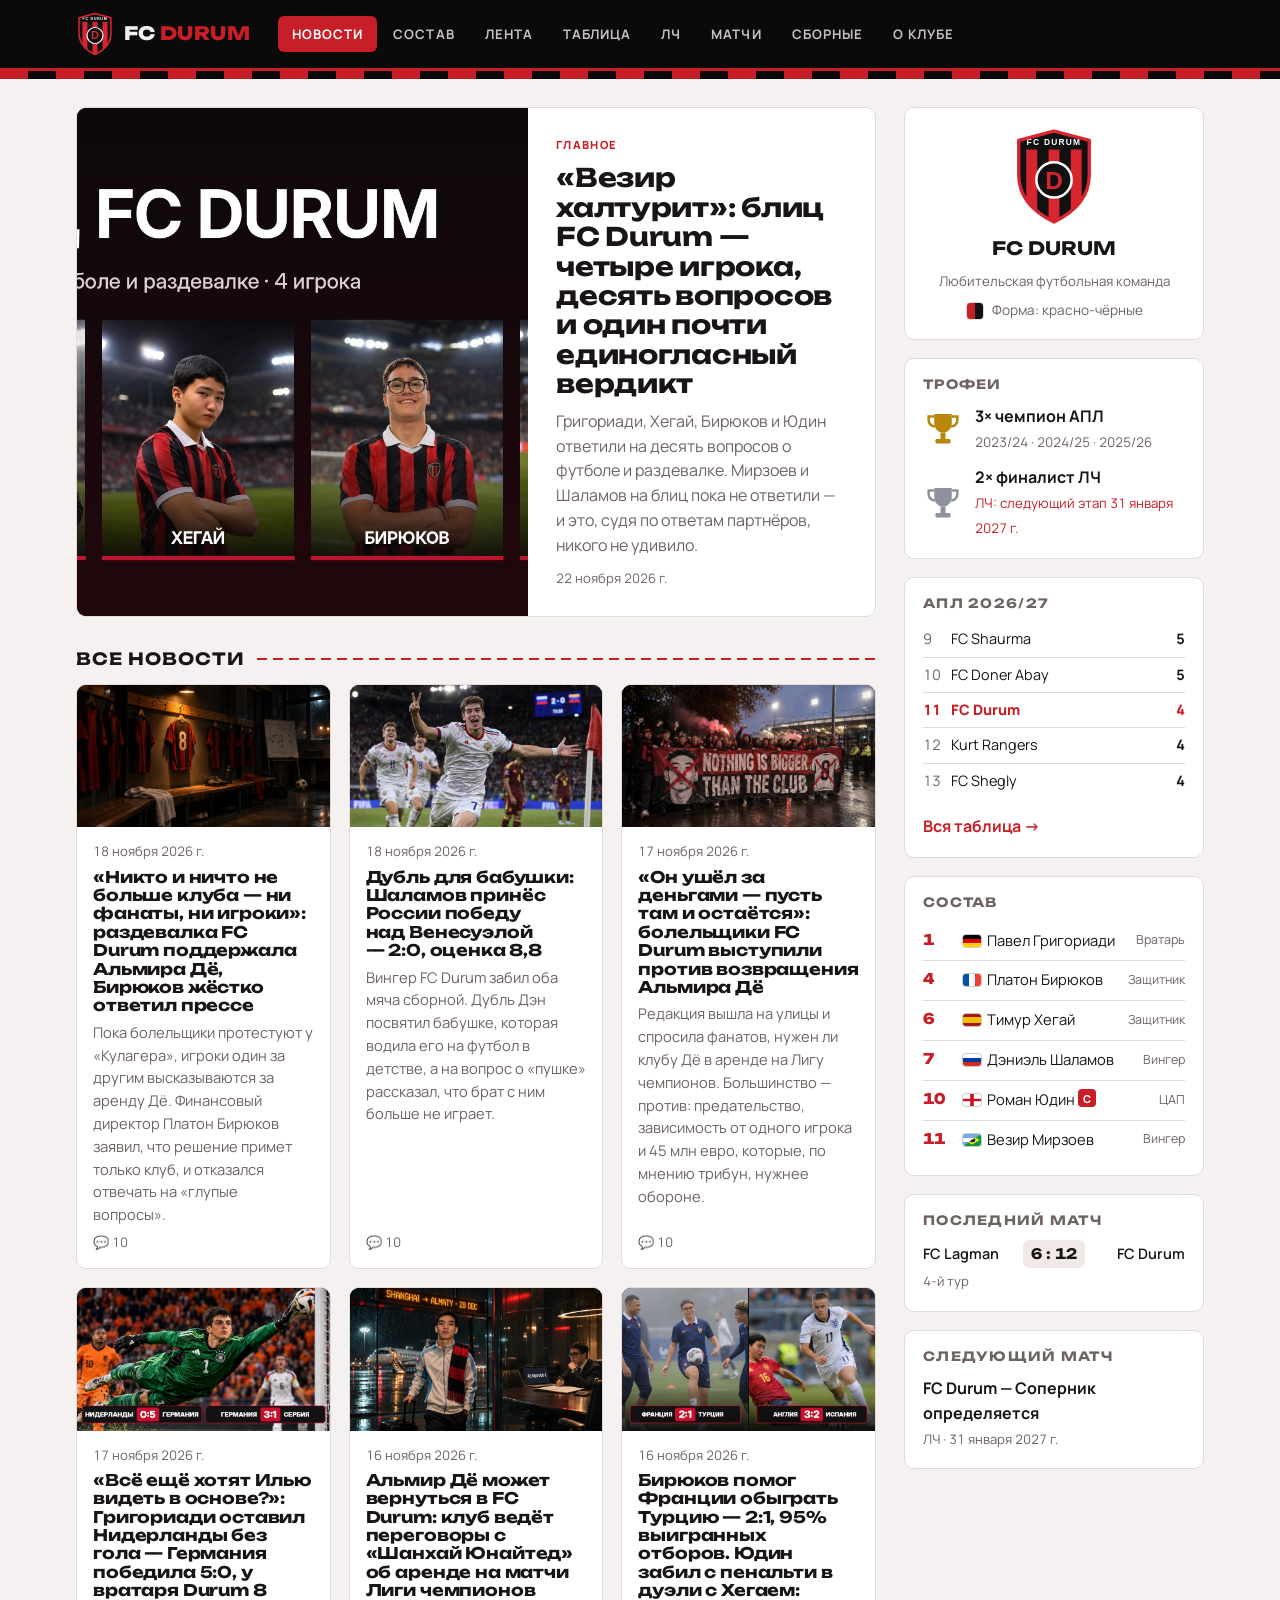
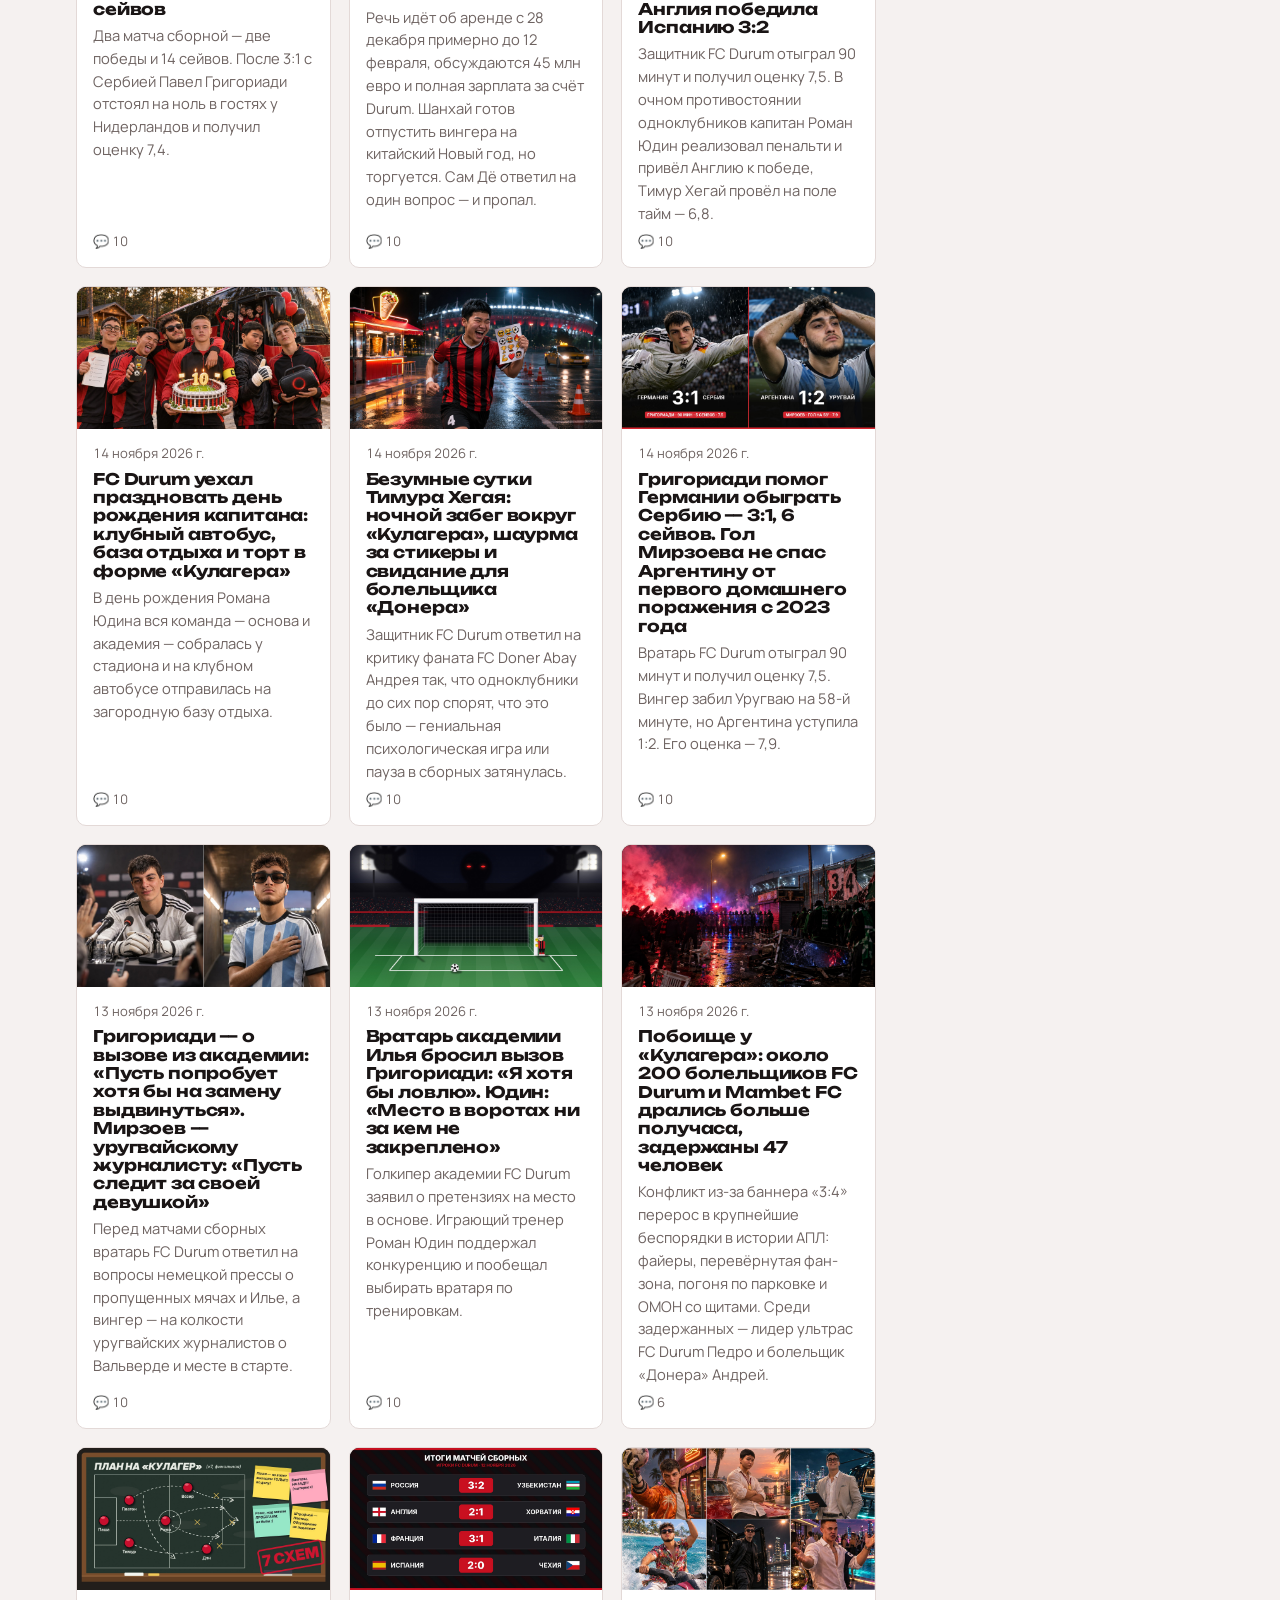
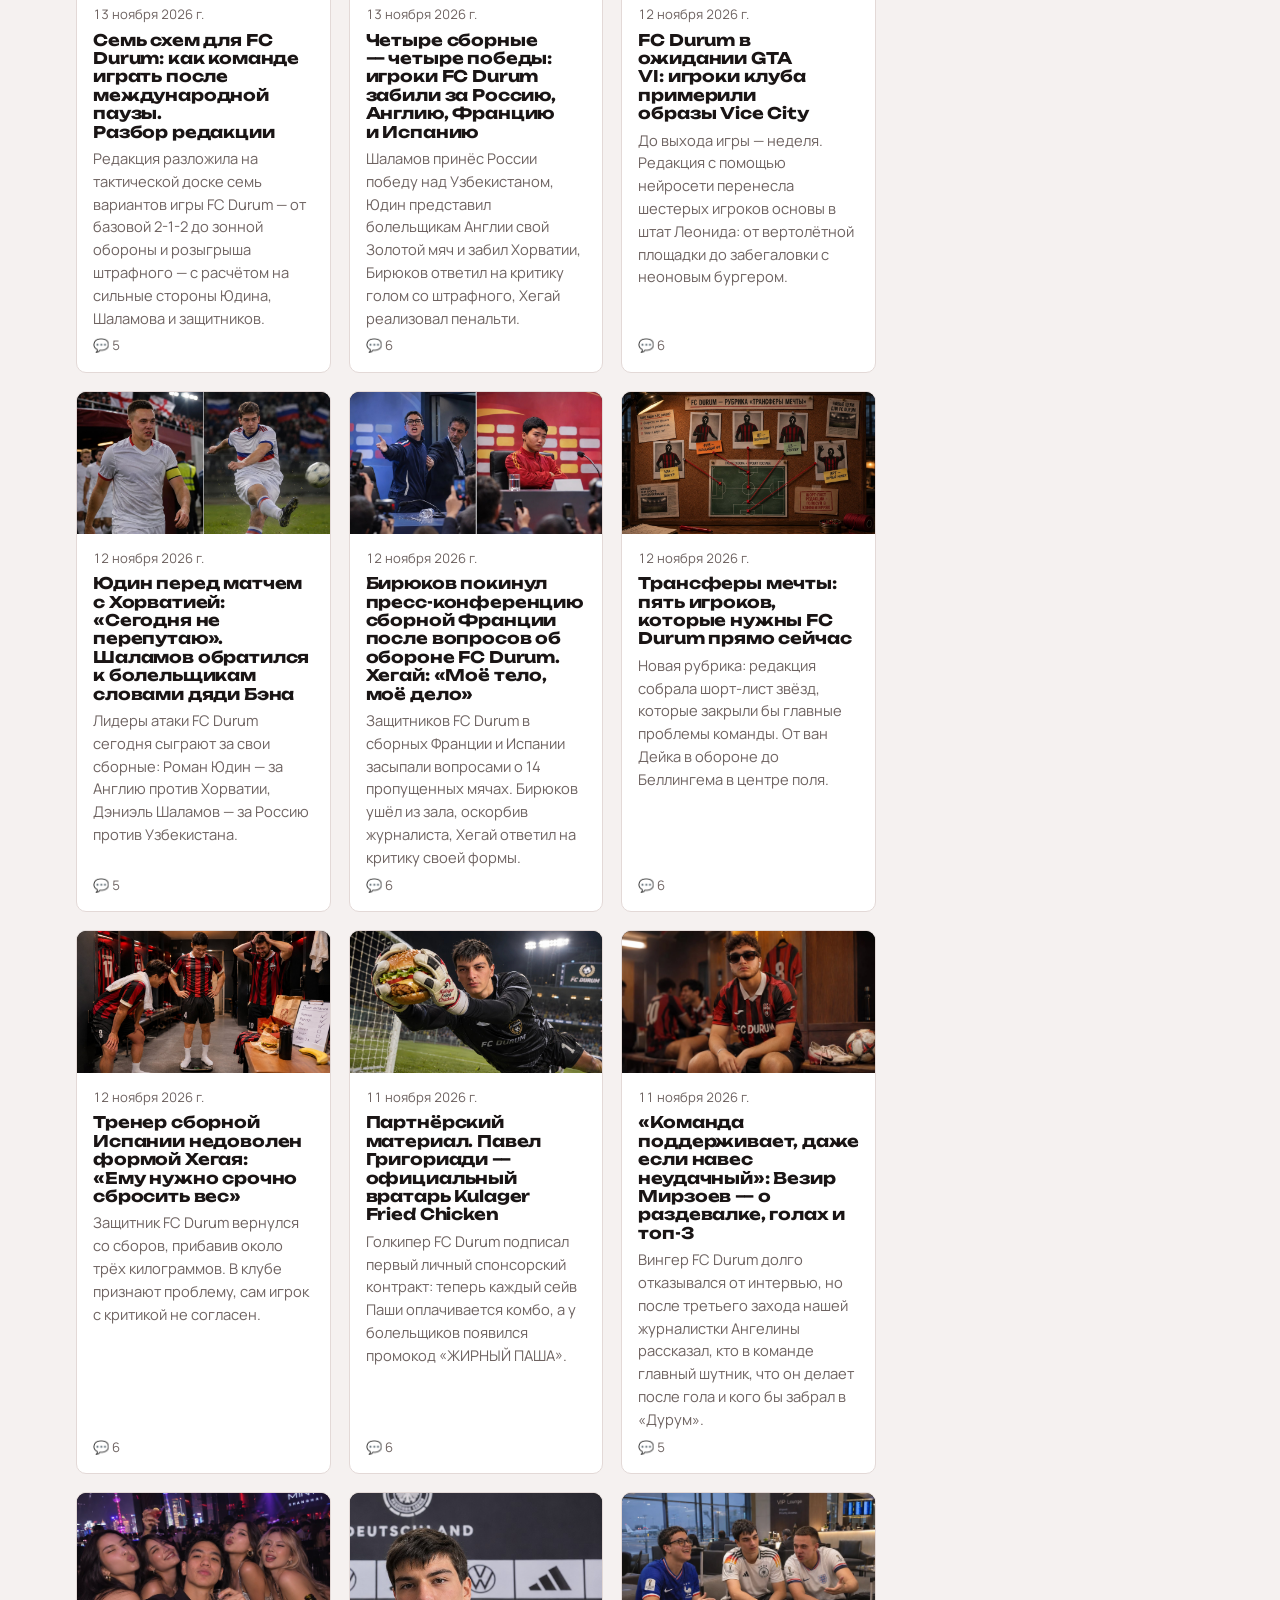
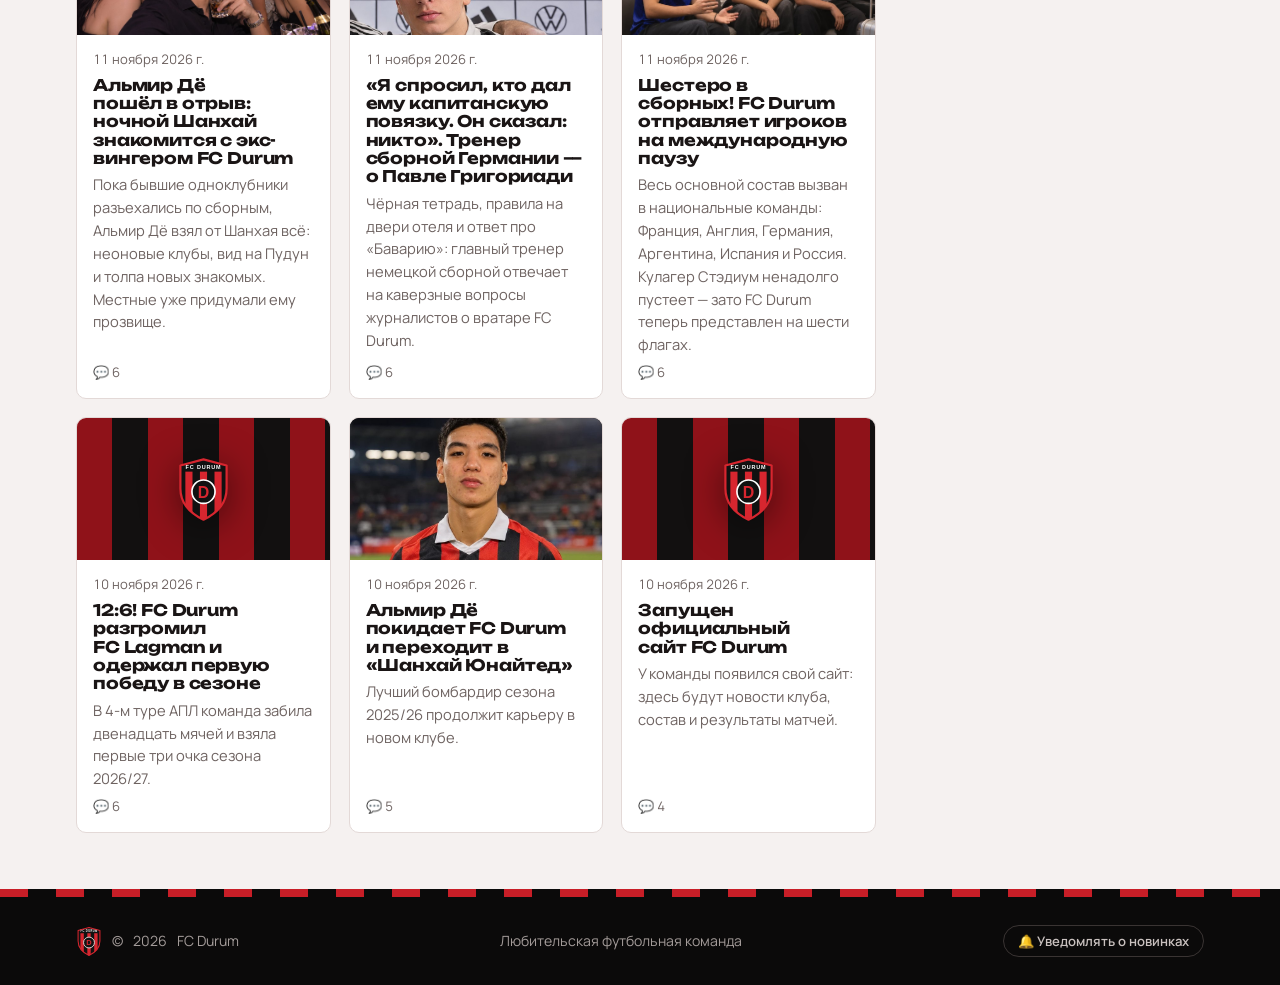
<file: index.html>
<!doctype html>
<html lang="ru">
<head>
  <meta charset="utf-8">
  <meta name="viewport" content="width=device-width, initial-scale=1, viewport-fit=cover">
  <title>FC Durum</title>
  <meta name="claude:viewport-fit-sides" content="cover">
  <meta name="description" content="Официальный сайт любительской футбольной команды FC Durum: новости, состав, матчи.">
  <link rel="icon" href="images/emblem.svg" type="image/svg+xml">
  <link rel="manifest" href="manifest.webmanifest">
  <meta name="theme-color" content="#0b0a0a">
  <link rel="apple-touch-icon" href="images/icon-192.png">
  <link rel="preconnect" href="https://fonts.googleapis.com">
  <link rel="preconnect" href="https://fonts.gstatic.com" crossorigin>
  <link rel="stylesheet" href="https://fonts.googleapis.com/css2?family=Manrope:wght@400;600;700;800&family=Unbounded:wght@600;800&display=swap">
  <link rel="stylesheet" href="css/style.css?v=202611281018">
</head>
<body>
  <header class="header">
    <div class="container header__row">
      <a href="#news" class="logo"><img src="images/emblem.svg" alt=""><b>FC <span>Durum</span></b></a>
      <nav class="nav" id="nav"></nav>
      <button class="menu-btn" id="menu-btn" aria-label="Меню">☰</button>
    </div>
  </header>
  <div class="stripes"></div>

  <main class="container layout">
    <div id="view"></div>
    <aside id="sidebar"></aside>
  </main>

  <div class="stripes"></div>
  <footer class="footer">
    <div class="container footer__row">
      <div class="footer__brand"><img src="images/emblem.svg" alt=""> © <span id="year"></span> FC Durum</div>
      <div>Любительская футбольная команда</div>
    </div>
  </footer>

  <script src="js/data.js?v=202611281018"></script>
  <script src="js/comments.js?v=202611281018"></script>
  <script src="js/posts.js?v=202611281018"></script>
  <script src="js/firebase-config.js?v=202611281018"></script>
  <script src="js/live-comments.js?v=202611281018"></script>
  <script src="js/main.js?v=202611281018"></script>
  <script src="js/push.js?v=202611281018"></script>
</body>
</html>
</file>
<file: css/style.css>
/* FC Durum — красно-чёрная клубная айдентика.
   Раскладка: тёмная шапка-«табло», лента новостей + боковая колонка, карточки игроков как футболки с номерами. */
:root {
  --bg: #0e0d0d;
  --surface: #181616;
  --surface-2: #221f1f;
  --text: #f3efee;
  --muted: #a39b99;
  --border: #2e2a29;
  --red: #d7262f;
  --red-deep: #8f1219;
  --gold: #e0b341;
  --win: #2f9e57;
  --silver: #b9bec7;
  --ink: #0b0a0a;          /* шапка и подвал — всегда тёмные */
  --on-ink: #f3efee;
  --font-display: "Unbounded", "Arial Black", Arial, sans-serif;
  --font-body: "Manrope", system-ui, -apple-system, "Segoe UI", Roboto, sans-serif;
  --radius: 10px;
  --max: 1160px;
  color-scheme: dark;
}
@media (prefers-color-scheme: light) {
  :root:not([data-theme="dark"]) {
    --bg: #f5f1f0; --surface: #ffffff; --surface-2: #f0e9e8; --text: #1a1515;
    --muted: #6e6361; --border: #e3d9d7; --red: #c81e27; --red-deep: #8f1219; --gold: #b8860b; --silver: #8d939c; color-scheme: light;
  }
}
:root[data-theme="light"] {
  --bg: #f5f1f0; --surface: #ffffff; --surface-2: #f0e9e8; --text: #1a1515;
  --muted: #6e6361; --border: #e3d9d7; --red: #c81e27; --red-deep: #8f1219; --gold: #b8860b; --silver: #8d939c; color-scheme: light;
}

* { box-sizing: border-box; }
body { margin: 0; font-family: var(--font-body); font-size: 16px; background: var(--bg); color: var(--text); line-height: 1.55; }
a { color: inherit; text-decoration: none; }
a:hover { color: var(--red); }
a:focus-visible, button:focus-visible, input:focus-visible { outline: 2px solid var(--red); outline-offset: 2px; }
img { max-width: 100%; display: block; }
h1, h2, h3 { font-family: var(--font-display); text-wrap: balance; line-height: 1.15; letter-spacing: -.01em; }
.container { max-width: var(--max); margin: 0 auto; padding-left: max(16px, env(safe-area-inset-left, 0px)); padding-right: max(16px, env(safe-area-inset-right, 0px)); }

/* Header */
body::before { content: ""; position: fixed; inset: 0 0 auto; height: env(safe-area-inset-top, 0px); z-index: 20; background: var(--ink); }
.header { background: var(--ink); color: var(--on-ink); position: sticky; top: env(safe-area-inset-top, 0px); z-index: 10; border-bottom: 3px solid var(--red); }
.header__row { display: flex; align-items: center; gap: 28px; height: 68px; }
.logo { display: flex; align-items: center; gap: 10px; flex-shrink: 0; }
.logo img { width: 38px; height: 46px; }
.logo b { font-family: var(--font-display); font-weight: 800; font-size: 1.15rem; letter-spacing: .02em; text-transform: uppercase; }
.logo b span { color: var(--red); }
.logo:hover { color: var(--on-ink); }
.nav { display: flex; gap: 2px; flex: 1; }
.nav a { padding: 8px 14px; font-weight: 700; font-size: .82rem; text-transform: uppercase; letter-spacing: .08em; color: #c9c1bf; border-radius: 6px; }
.nav a:hover { color: #fff; background: rgba(255,255,255,.06); }
.nav a.active { color: #fff; background: var(--red); }
.menu-btn { display: none; background: none; border: 0; color: var(--on-ink); font-size: 1.6rem; cursor: pointer; margin-left: auto; }

/* Stripes band — фирменные вертикальные полосы */
.stripes { height: 8px; background: repeating-linear-gradient(90deg, var(--red) 0 28px, var(--ink) 28px 56px); }

/* Layout */
.layout { display: grid; grid-template-columns: minmax(0, 1fr) 300px; gap: 28px; padding-block: 28px 56px; }
.layout > * { min-width: 0; }
.section-title { font-size: 1.05rem; text-transform: uppercase; letter-spacing: .06em; margin: 32px 0 16px; display: flex; align-items: center; gap: 12px; }
.section-title::after { content: ""; flex: 1; height: 2px; background: repeating-linear-gradient(90deg, var(--red) 0 10px, transparent 10px 16px); }
.page-title { font-size: clamp(1.6rem, 4vw, 2.4rem); margin: 0 0 6px; text-transform: uppercase; }
.page-sub { color: var(--muted); margin: 0 0 24px; }

/* Covers */
.cover { position: relative; max-width: 100%; aspect-ratio: 16/9; overflow: hidden; background: var(--ink); }
.cover img.photo { width: 100%; height: 100%; object-fit: cover; }
.cover--brand { background: repeating-linear-gradient(90deg, var(--red-deep) 0 14%, #121010 14% 28%); display: grid; place-items: center; }
.cover--brand img { width: 22%; max-width: 120px; filter: drop-shadow(0 6px 18px rgba(0,0,0,.5)); }

/* Hero */
.hero { display: grid; grid-template-columns: 1.3fr 1fr; background: var(--surface); border: 1px solid var(--border); border-radius: var(--radius); overflow: hidden; }
.hero .cover { aspect-ratio: auto; min-height: 280px; height: 100%; }
.hero__text { padding: 28px; display: flex; flex-direction: column; gap: 10px; justify-content: center; }
.hero h1 { margin: 0; font-size: clamp(1.25rem, 2vw, 1.6rem); }
.hero p { margin: 0; color: var(--muted); }
.hero:hover h1 { color: var(--red); }
.hero:hover { color: inherit; }

/* News cards */
.grid { display: grid; grid-template-columns: repeat(auto-fill, minmax(240px, 1fr)); gap: 18px; }
.card { background: var(--surface); border: 1px solid var(--border); border-radius: var(--radius); overflow: hidden; display: flex; flex-direction: column; transition: transform .15s, border-color .15s; }
.card:hover { transform: translateY(-3px); border-color: var(--red); }
.card__body { padding: 14px 16px 16px; display: flex; flex-direction: column; gap: 6px; flex: 1; }
.card h3 { margin: 0; font-size: 1rem; }
.card p { margin: 0; color: var(--muted); font-size: .92rem; flex: 1; }
.label { font-size: .7rem; font-weight: 800; text-transform: uppercase; letter-spacing: .12em; color: var(--red); }
time, .meta { color: var(--muted); font-size: .82rem; font-variant-numeric: tabular-nums; }
.empty { background: var(--surface); border: 1px dashed var(--border); border-radius: var(--radius); padding: 28px; color: var(--muted); text-align: center; }

/* Players */
.squad { display: grid; grid-template-columns: repeat(auto-fill, minmax(170px, 1fr)); gap: 18px; }
.player { background: var(--surface); border: 1px solid var(--border); border-radius: var(--radius); overflow: hidden; transition: transform .15s, border-color .15s; }
.player:hover { transform: translateY(-3px); border-color: var(--red); color: inherit; }
.player__pic { aspect-ratio: 4/5; max-width: 100%; position: relative; background: linear-gradient(180deg, var(--surface-2), var(--ink)); overflow: hidden; }
.player__pic img { width: 100%; height: 100%; object-fit: cover; }
.player__pic .jersey { position: absolute; inset: 0; display: grid; place-items: center; }
.player__pic .jersey svg { width: 70%; }
.player__num { position: absolute; top: 10px; left: 12px; font-family: var(--font-display); font-weight: 800; font-size: 1.6rem; color: #fff; text-shadow: 0 2px 8px rgba(0,0,0,.6); font-variant-numeric: tabular-nums; }
.player__info { padding: 12px 14px 14px; display: grid; gap: 2px; }
.player__info b { font-family: var(--font-display); font-size: .95rem; }
.player__info span { color: var(--muted); font-size: .85rem; }

.profile { display: grid; grid-template-columns: 280px minmax(0, 1fr); gap: 28px; background: var(--surface); border: 1px solid var(--border); border-radius: var(--radius); overflow: hidden; }
.profile { align-items: start; }
.profile .player__pic { aspect-ratio: 4/5; }
.profile__body { padding: 28px 28px 28px 0; }
.profile__body h1 { margin: 6px 0 16px; font-size: clamp(1.5rem, 3vw, 2.2rem); }
.facts { display: grid; grid-template-columns: repeat(auto-fit, minmax(120px, 1fr)); gap: 10px; margin: 0 0 20px; }
.facts div { background: var(--surface-2); border-radius: 8px; padding: 10px 12px; }
.facts dt { font-size: .7rem; text-transform: uppercase; letter-spacing: .1em; color: var(--muted); }
.facts dd { margin: 2px 0 0; font-weight: 700; font-variant-numeric: tabular-nums; }

/* Matches */
.matches { display: grid; gap: 10px; }
.match { display: grid; grid-template-columns: 110px minmax(0, 1fr) auto minmax(0, 1fr); align-items: center; gap: 14px; background: var(--surface); border: 1px solid var(--border); border-left: 4px solid var(--border); border-radius: var(--radius); padding: 14px 18px; }
.match--win { border-left-color: var(--win); }
.match--loss { border-left-color: var(--red); }
.match--draw { border-left-color: var(--muted); }
.match--upcoming { border-left-color: #c9a227; }
.match .team:last-child { text-align: right; }
.match .team { font-weight: 700; }
.match .res { font-family: var(--font-display); font-weight: 800; font-size: 1.2rem; font-variant-numeric: tabular-nums; background: var(--surface-2); padding: 4px 12px; border-radius: 6px; }

/* Article */
.article { background: var(--surface); border: 1px solid var(--border); border-radius: var(--radius); overflow: hidden; }
.article__head { padding: 28px 28px 20px; }
.article h1 { font-size: clamp(1.5rem, 3.4vw, 2.3rem); margin: 8px 0 10px; }
.article__body { padding: 20px 28px 28px; max-width: 68ch; }
.article__body p { font-size: 1.06rem; margin: 0 0 1em; }
.article__body .lead { font-weight: 700; }
.chips { display: flex; flex-wrap: wrap; gap: 8px; margin-top: 8px; }
.chip { background: var(--surface-2); border: 1px solid var(--border); padding: 6px 12px; border-radius: 999px; font-size: .88rem; font-weight: 600; }
.back { display: inline-block; margin-top: 8px; color: var(--red); font-weight: 700; }

/* Club */
.club { display: grid; grid-template-columns: 200px minmax(0, 1fr); gap: 32px; align-items: center; background: var(--surface); border: 1px solid var(--border); border-radius: var(--radius); padding: 28px; }
.club img { width: 100%; max-width: 200px; }
.club p { margin: 0 0 1em; max-width: 62ch; }

/* Sidebar */
.widget { background: var(--surface); border: 1px solid var(--border); border-radius: var(--radius); padding: 18px; margin-bottom: 18px; }
.widget h2 { font-size: .8rem; text-transform: uppercase; letter-spacing: .1em; margin: 0 0 12px; color: var(--muted); }
.club-card { display: grid; justify-items: center; text-align: center; gap: 8px; }
.club-card img { width: 84px; }
.club-card b { font-family: var(--font-display); font-size: 1.15rem; text-transform: uppercase; }
.club-card small { color: var(--muted); }
.kit { display: flex; gap: 8px; justify-content: center; align-items: center; font-size: .85rem; color: var(--muted); }
.kit i { width: 18px; height: 18px; border-radius: 4px; background: linear-gradient(90deg, var(--red) 50%, #111 50%); border: 1px solid var(--border); }
.mini-squad { list-style: none; margin: 0; padding: 0; display: grid; gap: 2px; }
.mini-squad a { display: grid; grid-template-columns: 32px minmax(0, 1fr) auto; gap: 8px; align-items: center; padding: 7px 0; border-top: 1px solid var(--border); font-size: .92rem; }
.mini-squad li:first-child a { border-top: 0; }
.mini-squad .n { font-family: var(--font-display); font-weight: 800; color: var(--red); font-variant-numeric: tabular-nums; }
.mini-squad small { color: var(--muted); font-size: .78rem; }

/* Footer */
.footer { background: var(--ink); color: #a39b99; font-size: .88rem; }
.footer__row { display: flex; flex-wrap: wrap; align-items: center; justify-content: space-between; gap: 16px; padding-block: 28px; }
.footer__brand { display: flex; align-items: center; gap: 10px; }
.footer__brand img { width: 26px; }

@media (max-width: 900px) {
  .layout { grid-template-columns: minmax(0, 1fr); }
  .menu-btn { display: block; }
  .nav { display: none; position: absolute; top: 71px; left: 0; right: 0; flex-direction: column; background: var(--ink); padding: 8px max(16px, env(safe-area-inset-right, 0px)) 16px max(16px, env(safe-area-inset-left, 0px)); border-bottom: 3px solid var(--red); }
  .nav-open .nav { display: flex; }
  .hero, .profile, .club { grid-template-columns: minmax(0, 1fr); }
  .hero .cover { min-height: 0; aspect-ratio: 16/9; }
  .profile .player__pic { aspect-ratio: 1/1; }
  .profile__body { padding: 0 20px 24px; }
  .club { justify-items: center; text-align: center; }
  .club img { max-width: 140px; }
  .article__head, .article__body { padding-left: 18px; padding-right: 18px; }
  .match { grid-template-columns: minmax(0, 1fr) auto minmax(0, 1fr); }
  .match .when { grid-column: 1 / -1; }
}
@media (max-width: 480px) { .squad { grid-template-columns: repeat(2, minmax(0, 1fr)); gap: 12px; } }
@media (prefers-reduced-motion: reduce) { .card, .player { transition: none; } .card:hover, .player:hover { transform: none; } }

/* Trophies */
.trophies { display: grid; grid-template-columns: repeat(auto-fit, minmax(140px, 1fr)); gap: 12px; }
.trophy { background: var(--surface); border: 1px solid var(--border); border-radius: var(--radius); padding: 20px 16px; display: grid; justify-items: center; text-align: center; gap: 4px; }
.trophy b { font-family: var(--font-display); font-size: .92rem; }
.trophy span:last-child { color: var(--muted); font-variant-numeric: tabular-nums; }
.trophy__cup { color: var(--gold); display: inline-grid; }
.trophy .trophy__cup svg { width: 56px; height: 56px; }
.trophy-line { display: grid; grid-template-columns: 40px minmax(0, 1fr); gap: 12px; align-items: center; }
.trophy-line svg { width: 40px; height: 40px; }
.trophy-line small { color: var(--muted); font-variant-numeric: tabular-nums; }

/* Standings */
.table-wrap { overflow-x: auto; background: var(--surface); border: 1px solid var(--border); border-radius: var(--radius); margin-bottom: 12px; }
.standings { width: 100%; border-collapse: collapse; font-variant-numeric: tabular-nums; min-width: 540px; }
.standings th, .standings td { padding: 10px 10px; text-align: center; border-bottom: 1px solid var(--border); white-space: nowrap; }
.standings th { font-size: .72rem; text-transform: uppercase; letter-spacing: .08em; color: var(--muted); font-weight: 700; }
.standings tbody tr:last-child td { border-bottom: 0; }
.standings .tname { text-align: left; font-weight: 600; width: 100%; }
.standings .pos { color: var(--muted); width: 36px; }
.standings .pts { font-weight: 800; }
.standings tr.us td { background: color-mix(in srgb, var(--red) 14%, transparent); }
.standings tr.us .tname, .standings tr.us .pos { color: var(--red); font-weight: 800; }
.standings tr.us td:first-child { box-shadow: inset 4px 0 0 var(--red); }
.mini-table { width: 100%; border-collapse: collapse; font-size: .9rem; font-variant-numeric: tabular-nums; margin-bottom: 8px; }
.mini-table td { padding: 6px 0; border-top: 1px solid var(--border); }
.mini-table tr:first-child td { border-top: 0; }
.mini-table td:first-child { width: 28px; color: var(--muted); }
.mini-table td:last-child { text-align: right; font-weight: 700; }
.mini-table tr.us td { color: var(--red); font-weight: 800; }
@media (max-width: 600px) {
  .standings { min-width: 0; font-size: .88rem; }
  .standings th, .standings td { padding: 9px 5px; }
  .standings .goals { display: none; }
  .standings .pos { width: 26px; }
}

/* Form & rounds */
.form { display: inline-flex; gap: 3px; }
.form i { font-style: normal; width: 20px; height: 20px; border-radius: 4px; display: grid; place-items: center; font-size: .66rem; font-weight: 800; color: #fff; }
.f-w { background: var(--win); } .f-d { background: #8a817f; } .f-l { background: var(--red); }
.standings .formcol { text-align: left; }
.match .when b { color: var(--text); }
.round { background: var(--surface); border: 1px solid var(--border); border-radius: var(--radius); margin-bottom: 10px; }
.round summary { cursor: pointer; padding: 12px 16px; font-weight: 800; font-family: var(--font-display); font-size: .9rem; }
.round__list { padding: 0 16px 10px; }
.rline { display: grid; grid-template-columns: minmax(0, 1fr) 64px minmax(0, 1fr); gap: 8px; padding: 8px 0; border-top: 1px solid var(--border); font-size: .93rem; }
.rline span:last-child { text-align: right; }
.rline b { text-align: center; font-variant-numeric: tabular-nums; }
.rline.us { color: var(--red); font-weight: 700; }
.last { display: grid; grid-template-columns: minmax(0, 1fr) auto minmax(0, 1fr); gap: 8px; align-items: center; font-size: .9rem; font-weight: 600; }
.last span:last-child { text-align: right; }
.last b { font-family: var(--font-display); background: var(--surface-2); padding: 3px 8px; border-radius: 6px; font-variant-numeric: tabular-nums; }
@media (max-width: 600px) { .standings .formcol { display: none; } }

/* Champions League */
.trophy--silver .trophy__cup, .trophy__cup.silver { color: var(--silver); }
.trophy-line + .trophy-line { margin-top: 12px; }
.trophy-line small a { color: var(--red); }
.ucl-next { display: flex; flex-wrap: wrap; align-items: center; justify-content: space-between; gap: 20px; padding: 24px 28px; border-radius: var(--radius); color: #fff;
  background: radial-gradient(120% 140% at 100% 0%, #2a2f5a 0%, #12142a 55%, #0b0a0a 100%); border: 1px solid #2a2f5a; }
.ucl-next h2 { margin: 6px 0 4px; font-size: clamp(1.2rem, 2.6vw, 1.6rem); }
.ucl-next .label { color: #f3c94d; }
.ucl-date { margin: 0; color: #c9cbe0; font-variant-numeric: tabular-nums; }
.countdown { display: flex; align-items: center; gap: 10px; }
.countdown b { font-family: var(--font-display); font-size: 3rem; line-height: 1; font-variant-numeric: tabular-nums; }
.countdown span { font-size: .82rem; color: #c9cbe0; text-transform: uppercase; letter-spacing: .08em; }
.team.tbd { color: var(--muted); font-style: italic; font-weight: 600; }
.ucl-history { display: grid; gap: 10px; }
.ucl-row { display: grid; grid-template-columns: 40px minmax(0, 1fr) auto; gap: 14px; align-items: center; background: var(--surface); border: 1px solid var(--border); border-radius: var(--radius); padding: 12px 16px; }
.ucl-row svg { width: 36px; height: 36px; }
.ucl-row b { display: block; font-family: var(--font-display); font-size: .95rem; }
.ucl-row small { color: var(--muted); }
.pill { font-size: .75rem; font-weight: 800; text-transform: uppercase; letter-spacing: .06em; padding: 4px 10px; border-radius: 999px; }
.pill--loss { background: color-mix(in srgb, var(--red) 16%, transparent); color: var(--red); }

/* Former players & honors */
.squad--former .player__pic img { filter: grayscale(.35); }
.squad--former .player__info span { color: var(--red); font-weight: 600; }
.honors { list-style: none; margin: 0 0 16px; padding: 0; display: grid; gap: 8px; }
.honors li { display: grid; grid-template-columns: 22px minmax(0, 1fr); gap: 10px; align-items: center; font-weight: 600; }
.honors svg { width: 22px; height: 22px; }
.cover img.photo { object-position: center 22%; }

/* Individual awards */
.player__pic { position: relative; }
.player__badge { position: absolute; right: 8px; bottom: 8px; display: inline-flex; align-items: center; gap: 4px; padding: 3px 8px 3px 5px; border-radius: 999px; background: rgba(11,10,10,.82); color: #fff; font-size: .74rem; font-weight: 800; }
.player__badge svg { width: 16px; height: 16px; color: var(--gold); }
.player__badge.gold { background: var(--gold); color: #1a1406; }
.player__badge.gold svg { color: #1a1406; }
.sub { font-size: .78rem; text-transform: uppercase; letter-spacing: .1em; color: var(--muted); margin: 4px 0 10px; font-family: var(--font-body); font-weight: 800; }
.honors small { color: var(--muted); font-weight: 600; font-variant-numeric: tabular-nums; }
.honors .trophy__cup, .awards .trophy__cup { color: var(--gold); }
.awards { display: grid; grid-template-columns: repeat(auto-fill, minmax(280px, 1fr)); gap: 14px; }
.award-card { display: grid; grid-template-columns: 72px minmax(0, 1fr); gap: 14px; align-items: start; background: var(--surface); border: 1px solid var(--border); border-radius: var(--radius); padding: 14px; transition: border-color .15s; }
.award-card:hover { border-color: var(--red); color: inherit; }
.award-card img { width: 72px; height: 90px; object-fit: cover; object-position: top; border-radius: 6px; }
.award-card b { font-family: var(--font-display); font-size: .95rem; }
.award-card ul { list-style: none; margin: 8px 0 0; padding: 0; display: grid; gap: 6px; font-size: .9rem; }
.award-card li { display: grid; grid-template-columns: 20px minmax(0, 1fr); gap: 8px; align-items: start; font-weight: 600; }
.award-card li svg { width: 20px; height: 20px; }
.award-card small { color: var(--muted); font-weight: 600; font-variant-numeric: tabular-nums; }

/* Comments */
.comments { margin-top: 8px; }
.comment { display: grid; grid-template-columns: 40px minmax(0, 1fr); gap: 12px; background: var(--surface); border: 1px solid var(--border); border-radius: var(--radius); padding: 14px 16px; margin-bottom: 10px; }
.comment__ava { width: 40px; height: 40px; border-radius: 50%; display: grid; place-items: center; color: #fff; font-weight: 800; font-family: var(--font-display); }
.comment__head { display: flex; flex-wrap: wrap; align-items: baseline; gap: 4px 10px; }
.comment__head b { font-size: .95rem; }
.comment p { margin: 4px 0 8px; overflow-wrap: anywhere; }
.comment__votes { display: flex; gap: 14px; font-size: .8rem; font-weight: 700; color: var(--muted); font-variant-numeric: tabular-nums; }
.comment__votes span:first-child { color: var(--win); }

/* Live comments */
.lc-form { background: var(--surface); border: 1px solid var(--border); border-radius: var(--radius); padding: 16px; }
.lc-login { display: grid; justify-items: start; gap: 10px; }
.lc-login p { margin: 0; color: var(--muted); }
.btn-google { display: inline-flex; align-items: center; gap: 10px; padding: 10px 16px; border-radius: 8px; border: 1px solid var(--border); background: #fff; color: #1f1f1f; font: 600 .95rem var(--font-body); cursor: pointer; }
.btn-google:hover { border-color: var(--red); }
.btn-google svg { width: 20px; height: 20px; }
.lc-me { display: flex; align-items: center; gap: 10px; margin-bottom: 10px; }
.lc-me img { width: 32px; height: 32px; border-radius: 50%; }
.lc-link { background: none; border: 0; padding: 0; color: var(--red); font: 600 .85rem var(--font-body); cursor: pointer; margin-left: auto; }
.comment__head .lc-link { margin-left: auto; }
.lc-write textarea { width: 100%; resize: vertical; min-height: 80px; padding: 10px 12px; border-radius: 8px; border: 1px solid var(--border); background: var(--bg); color: var(--text); font: 1rem/1.5 var(--font-body); }
.lc-row { display: flex; align-items: center; justify-content: space-between; gap: 12px; margin-top: 8px; }
.lc-send { padding: 10px 22px; border: 0; border-radius: 8px; background: var(--red); color: #fff; font: 700 .95rem var(--font-body); cursor: pointer; }
.lc-send:hover { background: var(--red-deep); }
.lc-send:disabled { opacity: .6; cursor: progress; }
.lc-err { color: var(--red); margin: 8px 0 0; font-weight: 600; }
img.comment__ava { object-fit: cover; }
.comment--live { border-color: color-mix(in srgb, var(--red) 30%, var(--border)); }
.visually-hidden { position: absolute; width: 1px; height: 1px; overflow: hidden; clip: rect(0 0 0 0); white-space: nowrap; }

/* Captain, Instagram, legends, derby */
.cap { display: inline-grid; place-items: center; width: 18px; height: 18px; border-radius: 4px; background: var(--red); color: #fff; font: 800 .68rem var(--font-body); vertical-align: 2px; }
.ig { display: inline-flex; align-items: center; gap: 8px; padding: 8px 14px; border-radius: 999px; border: 1px solid var(--border); background: var(--surface-2); font-weight: 600; font-size: .9rem; margin: 0 0 16px; }
.ig svg { width: 18px; height: 18px; color: #d62976; flex-shrink: 0; }
.ig:hover { border-color: #d62976; color: inherit; }
.ig-list { display: flex; flex-wrap: wrap; gap: 10px; }
.ig-list .ig { margin: 0; background: var(--surface); }
.ig-list .ig b { font-weight: 700; margin-right: 4px; }
.legend { background: var(--ink); color: var(--on-ink); border-radius: var(--radius); padding: 22px 24px; display: grid; gap: 10px;
  background-image: repeating-linear-gradient(90deg, rgba(215,38,47,.16) 0 40px, transparent 40px 80px); }
.legend__score { display: grid; grid-template-columns: minmax(0, 1fr) auto minmax(0, 1fr); gap: 16px; align-items: center; font-family: var(--font-display); font-size: clamp(.95rem, 2vw, 1.2rem); }
.legend__score span:last-child { text-align: right; }
.legend__score b { font-size: clamp(2rem, 6vw, 3.2rem); color: #fff; font-variant-numeric: tabular-nums; }
.legend p { margin: 0; color: #c9c1bf; }
.trophy__note { color: var(--muted); font-size: .78rem; }
.ucl-row small strong { color: var(--text); }
.derby { display: inline-block; font: 800 .62rem var(--font-body); text-transform: uppercase; letter-spacing: .08em; color: #fff; background: var(--ink); border: 1px solid var(--red); padding: 2px 6px; border-radius: 4px; vertical-align: 2px; }

/* Player questionnaire */
.nick { font-style: normal; color: var(--red); font-size: .82rem; font-weight: 700; }
.pstats { display: flex; flex-wrap: wrap; align-items: center; gap: 10px; margin: 0 0 16px; }
.pstats div { display: flex; align-items: baseline; gap: 6px; background: var(--ink); color: var(--on-ink); padding: 8px 14px; border-radius: 8px; }
.pstats b { font-family: var(--font-display); font-size: 1.5rem; font-variant-numeric: tabular-nums; color: #fff; }
.pstats span { font-size: .85rem; color: #c9c1bf; }
.profile .facts { grid-template-columns: repeat(auto-fill, minmax(140px, 1fr)); }
.profile__body .ig { margin-right: 100%; }

/* Flags */
.flag { display: inline-block; border-radius: 3px; box-shadow: 0 0 0 1px rgba(0,0,0,.25), 0 2px 8px rgba(0,0,0,.35); overflow: hidden; }
.flag--corner { position: absolute; top: 10px; left: 10px; width: 46px; height: 31px; z-index: 2; }
.profile .flag--corner { width: 60px; height: 40px; top: 14px; left: 14px; }
.flag--name { width: 1.6em; height: 1.07em; margin-right: .35em; vertical-align: -.08em; }
.flag--mini { width: 18px; height: 12px; margin-right: 6px; vertical-align: -1px; box-shadow: 0 0 0 1px rgba(0,0,0,.2); }

/* Feed (mini social network) */
.feed { display: grid; gap: 0; max-width: 640px; }
.feed__who { display: flex; gap: 14px; overflow-x: auto; padding: 4px 2px 16px; margin-bottom: 4px; }
.feed__who a { display: grid; justify-items: center; gap: 4px; font-size: .78rem; font-weight: 600; flex-shrink: 0; }
.feed__who img { width: 56px; height: 56px; border-radius: 50%; object-fit: cover; object-position: top; box-shadow: 0 0 0 2px var(--bg), 0 0 0 4px var(--red); }
.post { display: grid; grid-template-columns: 48px minmax(0, 1fr); gap: 12px; padding: 16px; background: var(--surface); border: 1px solid var(--border); border-bottom-width: 0; }
.feed > .post:first-of-type, .feed__who + .post { border-radius: var(--radius) var(--radius) 0 0; }
.feed > .post:last-child { border-bottom-width: 1px; border-radius: 0 0 var(--radius) var(--radius); }
.feed > .post:only-of-type { border-radius: var(--radius); }
.post--full { border-bottom-width: 1px; border-radius: var(--radius); margin: 12px 0 8px; }
.post__ava { width: 48px; height: 48px; border-radius: 50%; object-fit: cover; object-position: top; display: grid; place-items: center; background: var(--surface-2); }
.post__ava--club { object-fit: contain; background: var(--ink); padding: 6px; }
.post__ava--num { font-family: var(--font-display); font-weight: 800; color: var(--red); }
.post__head { display: flex; flex-wrap: wrap; align-items: center; gap: 4px; font-size: .92rem; line-height: 1.3; }
.post__name { font-weight: 800; }
.post__handle, .post__head time, .post__dot { color: var(--muted); }
.verified { width: 17px; height: 17px; color: var(--red); flex-shrink: 0; }
.post__head .flag--mini { margin: 0 2px; }
.post__text { margin: 4px 0 10px; font-size: 1rem; overflow-wrap: anywhere; }
.post--full .post__text { font-size: 1.15rem; }
.post__text .tag { color: var(--red); font-weight: 600; }
.post__img { width: 100%; max-height: 520px; object-fit: cover; border-radius: 12px; border: 1px solid var(--border); margin-bottom: 10px; }
.post__actions { display: flex; gap: 28px; color: var(--muted); font-size: .85rem; font-variant-numeric: tabular-nums; }
.pa { display: inline-flex; align-items: center; gap: 6px; background: none; border: 0; padding: 0; color: inherit; font: inherit; cursor: pointer; }
.pa svg { width: 18px; height: 18px; }
.pa--reply:hover { color: #1d9bf0; }
.pa--rt { cursor: default; }
.pa--like:hover, .pa--like.on { color: #f91880; }
.pa--like.on svg path { fill: currentColor; }
.feed .back { margin: 0; }
@media (max-width: 480px) { .post { grid-template-columns: 40px minmax(0, 1fr); padding: 12px; } .post__ava { width: 40px; height: 40px; } .post__actions { gap: 20px; } }

/* Squad tabs & academy */
.tabs { display: inline-flex; gap: 4px; padding: 4px; background: var(--surface); border: 1px solid var(--border); border-radius: 10px; margin: 0 0 20px; flex-wrap: wrap; }
.tabs a { padding: 8px 16px; border-radius: 7px; font-weight: 700; font-size: .9rem; display: inline-flex; gap: 8px; align-items: center; }
.tabs a span { font-size: .75rem; color: var(--muted); font-variant-numeric: tabular-nums; }
.tabs a.on { background: var(--red); color: #fff; }
.tabs a.on span { color: rgba(255,255,255,.8); }
.squad--academy .player__pic { background: linear-gradient(180deg, var(--surface-2), #241b1b); }

/* Article figure & call-ups */
.article__fig { margin: 0; }
.article__fig img { width: 100%; max-height: 560px; object-fit: cover; }
.article__fig figcaption { padding: 8px 28px 0; font-size: .85rem; color: var(--muted); }
.callups { display: grid; grid-template-columns: repeat(auto-fill, minmax(150px, 1fr)); gap: 12px; margin: 0 0 20px; }
.callup { position: relative; display: grid; gap: 2px; padding: 0 0 12px; background: var(--ink); color: var(--on-ink); border-radius: var(--radius); overflow: hidden; text-align: center; transition: transform .15s; }
.callup:hover { transform: translateY(-3px); color: var(--on-ink); }
.callup__pic { width: 100%; aspect-ratio: 1; object-fit: cover; object-position: top; margin-bottom: 8px; mask-image: linear-gradient(#000 70%, transparent); }
.callup__flag { position: absolute; top: 10px; right: 10px; width: 42px; height: 28px; }
.callup__team { font: 800 .72rem var(--font-body); text-transform: uppercase; letter-spacing: .12em; color: var(--gold); }
.callup b { font-family: var(--font-display); font-size: .9rem; color: #fff; padding: 0 8px; }
.callup small { color: #a39b99; font-size: .78rem; }
@media (prefers-reduced-motion: reduce) { .callup { transition: none; } .callup:hover { transform: none; } }

/* World Cup medals */
.honors li.medal-silver .trophy__cup, .awards li.medal-silver .trophy__cup { color: var(--silver); }
.honors li.medal-bronze .trophy__cup, .awards li.medal-bronze .trophy__cup { color: #c07a3e; }
.honors li.medal-gold, .awards li.medal-gold { font-weight: 800; }
.honors .flag--mini { margin: 0 4px 0 6px; }
.honors li svg.flag--mini { width: 18px; height: 12px; vertical-align: -1px; }
.article__inline { margin: 1.4em 0; }
.rating { display: flex; align-items: center; gap: 14px; margin: 1em 0 .6em; padding: 10px 14px; background: var(--card, #fff); border: 1px solid rgba(0,0,0,.08); border-left: 4px solid var(--red); border-radius: 10px; }
.rating__num { flex: 0 0 auto; min-width: 64px; height: 64px; border-radius: 50%; display: grid; place-items: center; font-weight: 900; font-size: 1.35rem; color: #fff; background: #888; box-shadow: 0 2px 8px rgba(0,0,0,.15); }
.rating__num.is-top { background: linear-gradient(135deg, #1aa34a, #0b7a33); }
.rating__num.is-good { background: linear-gradient(135deg, #7cb518, #4f8a10); }
.rating__num.is-mid { background: linear-gradient(135deg, #f0a202, #c77d00); }
.rating__num.is-low { background: linear-gradient(135deg, #d62828, #9d0208); }
.rating__info { display: flex; flex-direction: column; line-height: 1.3; }
.rating__info span { font-size: .88rem; color: var(--muted); }
.article__inline img { width: 100%; max-width: 560px; display: block; margin: 0 auto; border-radius: 8px; }
.article__inline figcaption { text-align: center; font-size: .85rem; color: var(--muted); margin-top: 6px; }
.article__body p.q { font-weight: 800; margin: 1.4em 0 .4em; padding-left: 12px; border-left: 3px solid var(--red); }

/* ---------- Плашка push-уведомлений ---------- */
.push { position: fixed; z-index: 1000; left: 50%; bottom: max(16px, env(safe-area-inset-bottom, 0px)); transform: translate(-50%, 20px); opacity: 0;
  width: min(460px, calc(100% - 32px)); display: flex; gap: 14px; align-items: flex-start; padding: 16px 18px;
  background: var(--ink); color: var(--on-ink); border: 1px solid #2e2a29; border-top: 3px solid var(--red); border-radius: var(--radius);
  box-shadow: 0 12px 40px rgba(0,0,0,.45); transition: opacity .25s ease, transform .25s ease; }
.push--in { opacity: 1; transform: translate(-50%, 0); }
.push__logo { width: 40px; flex: none; margin-top: 2px; }
.push__body { flex: 1; min-width: 0; font-size: .92rem; line-height: 1.45; }
.push__body b { font-family: var(--font-display); font-size: .95rem; display: block; margin-bottom: 4px; }
.push__body p { margin: 0 0 12px; color: #c9c1bf; }
.push__err { color: #ff8a8f !important; }
.push__btns { display: flex; gap: 10px; flex-wrap: wrap; }
.push__yes { background: var(--red); color: #fff; border: 0; border-radius: 8px; padding: 9px 18px; font: 700 .9rem var(--font-body); cursor: pointer; }
.push__yes:hover { background: var(--red-deep); }
.push__yes:disabled { opacity: .7; cursor: default; }
.push__no { background: transparent; color: #c9c1bf; border: 1px solid #3a3433; border-radius: 8px; padding: 9px 18px; font: 600 .9rem var(--font-body); cursor: pointer; }
.push__no:hover { color: #fff; border-color: #5a5150; }
.push-toggle { background: none; border: 1px solid #3a3433; color: #c9c1bf; border-radius: 999px; padding: 6px 14px; font: 600 .82rem var(--font-body); cursor: pointer; }
.push-toggle:hover { color: #fff; border-color: var(--red); }
@media (prefers-reduced-motion: reduce) { .push { transition: none; } }

/* Сборные (#intl) */
.nt-sum { display: grid; grid-template-columns: repeat(auto-fit, minmax(130px, 1fr)); gap: 10px; margin: 16px 0 8px; }
.nt-sum div { background: var(--surface); border: 1px solid var(--border); border-radius: var(--radius); padding: 12px 14px; }
.nt-sum b { display: block; font-family: var(--font-display); font-size: 1.5rem; }
.nt-sum span { font-size: .82rem; color: var(--muted); }
.nt-cards { display: grid; grid-template-columns: repeat(auto-fill, minmax(300px, 1fr)); gap: 12px; }
.nt-card { display: flex; align-items: center; gap: 12px; background: var(--surface); border: 1px solid var(--border); border-radius: var(--radius); padding: 12px; color: inherit; text-decoration: none; }
.nt-card:hover { border-color: var(--red); }
.nt-card img { width: 56px; height: 70px; object-fit: cover; border-radius: 8px; flex: 0 0 auto; }
.nt-card__body { flex: 1; min-width: 0; }
.nt-card__body small { display: flex; align-items: center; gap: 4px; color: var(--muted); font-size: .82rem; }
.nt-card dl { display: grid; grid-template-columns: repeat(4, auto); gap: 4px 10px; margin: 6px 0 0; }
.nt-card dt { font-size: .7rem; color: var(--muted); text-transform: uppercase; }
.nt-card dd { margin: 0; font-weight: 800; font-variant-numeric: tabular-nums; }
.nt-card__rate { text-align: center; flex: 0 0 auto; }
.nt-card__rate .rating__num { min-width: 52px; height: 52px; font-size: 1.05rem; margin: 0 auto; }
.nt-card__rate small { display: block; font-size: .7rem; color: var(--muted); margin-top: 4px; line-height: 1.2; }
.nt-date { margin: 18px 0 8px; font-size: 1rem; color: var(--muted); }
.nt-date::first-letter { text-transform: uppercase; }
.nt-list { display: grid; gap: 10px; }
.nt-match { background: var(--surface); border: 1px solid var(--border); border-radius: var(--radius); padding: 12px 16px; }
.nt-match__score { display: grid; grid-template-columns: minmax(0, 1fr) auto minmax(0, 1fr); align-items: center; gap: 12px; font-weight: 700; }
.nt-match__score span { display: flex; align-items: center; gap: 6px; }
.nt-match__score span:last-child { justify-content: flex-end; }
.nt-match__score b { font-family: var(--font-display); font-size: 1.2rem; background: var(--surface-2); padding: 4px 12px; border-radius: 6px; font-variant-numeric: tabular-nums; }
.nt-pl { display: flex; align-items: center; gap: 12px; margin-top: 10px; padding-top: 10px; border-top: 1px solid var(--border); }
.nt-pl__rate { flex: 0 0 auto; width: 44px; height: 44px; border-radius: 50%; display: grid; place-items: center; color: #fff; font-weight: 900; background: #888; }
.nt-pl__rate.is-top { background: linear-gradient(135deg, #1aa34a, #0b7a33); }
.nt-pl__rate.is-good { background: linear-gradient(135deg, #7cb518, #4f8a10); }
.nt-pl__rate.is-mid { background: linear-gradient(135deg, #f0a202, #c77d00); }
.nt-pl__rate.is-low { background: linear-gradient(135deg, #d62828, #9d0208); }
.nt-pl a { color: inherit; }
.nt-pl small { display: block; color: var(--muted); font-size: .85rem; margin-top: 2px; }
.nt-match__more { display: inline-block; margin-top: 10px; font-size: .85rem; font-weight: 700; color: var(--red); }
@media (max-width: 560px) { .nt-cards { grid-template-columns: 1fr; } .nt-match__score { font-size: .9rem; gap: 6px; } }
.pill--win { background: color-mix(in srgb, var(--win) 16%, transparent); color: var(--win); }
.pill--draw { background: var(--surface-2); color: var(--muted); }
.nt-pl .pill { font-size: .7rem; padding: 2px 8px; }
.nt-match__comp { display: block; font-size: .72rem; font-weight: 800; text-transform: uppercase; letter-spacing: .06em; color: var(--muted); margin-bottom: 8px; }
</file>
